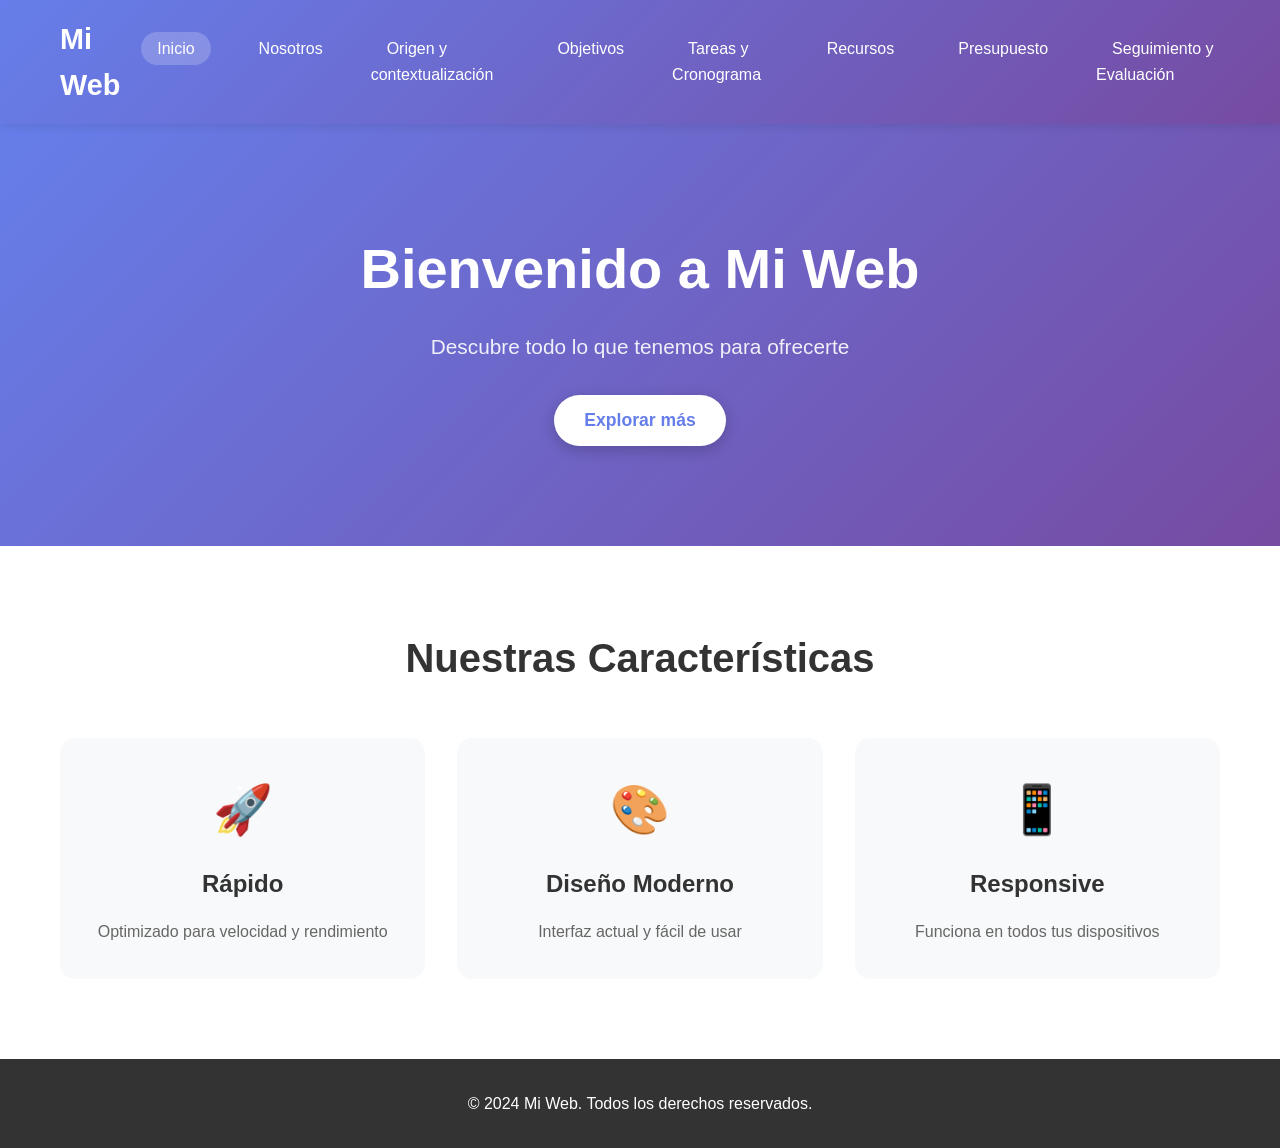
<file: Web/index.html>
<!DOCTYPE html>
<html lang="es">
<head>
    <meta charset="UTF-8">
    <meta name="viewport" content="width=device-width, initial-scale=1.0">
    <title>Mi Web - Página Principal</title>
    <link rel="stylesheet" href="styles.css">
</head>
<body>
    <nav class="navbar">
        <div class="nav-container">
            <div class="nav-logo">
                <h2>Mi Web</h2>
            </div>
        
            <ul class="nav-menu">
                <li class="nav-item">
                    <a href="index.html" class="nav-link active">Inicio</a>
                </li>
                <li class="nav-item">
                    <a href="nosotros.html" class="nav-link">Nosotros</a>
                </li>
                <li class="nav-item">
                    <a href="origen_Contex.html" class="nav-link">Origen y contextualización</a>
                </li>
                <li class="nav-item">
                    <a href="objetivos.html" class="nav-link">Objetivos</a>
                </li>
                <li class="nav-item">
                    <a href="" class="nav-link">Tareas y Cronograma</a>
                </li>
                <li class="nav-item">
                    <a href="" class="nav-link">Recursos</a>
                </li>
                <li class="nav-item">
                    <a href="" class="nav-link">Presupuesto</a>
                </li>
                <li class="nav-item">
                    <a href="" class="nav-link">Seguimiento y Evaluación</a>
                </li>
            </ul>
            <div class="nav-toggle">
                <span class="bar"></span>
                <span class="bar"></span>
                <span class="bar"></span>
            </div>
        </div>
    </nav>

    <main class="main-content">
        <section class="hero">
            <div class="hero-content">
                <h1>Bienvenido a Mi Web</h1>
                <p>Descubre todo lo que tenemos para ofrecerte</p>
                <button class="cta-button">Explorar más</button>
            </div>
        </section>

        <section class="features">
            <div class="container">
                <h2>Nuestras Características</h2>
                <div class="features-grid">
                    <div class="feature-card">
                        <div class="feature-icon">🚀</div>
                        <h3>Rápido</h3>
                        <p>Optimizado para velocidad y rendimiento</p>
                    </div>
                    <div class="feature-card">
                        <div class="feature-icon">🎨</div>
                        <h3>Diseño Moderno</h3>
                        <p>Interfaz actual y fácil de usar</p>
                    </div>
                    <div class="feature-card">
                        <div class="feature-icon">📱</div>
                        <h3>Responsive</h3>
                        <p>Funciona en todos tus dispositivos</p>
                    </div>
                </div>
            </div>
        </section>
    </main>

    <footer class="footer">
        <div class="container">
            <p>&copy; 2024 Mi Web. Todos los derechos reservados.</p>
        </div>
    </footer>

    <script src="script.js"></script>
</body>
</html>
</file>
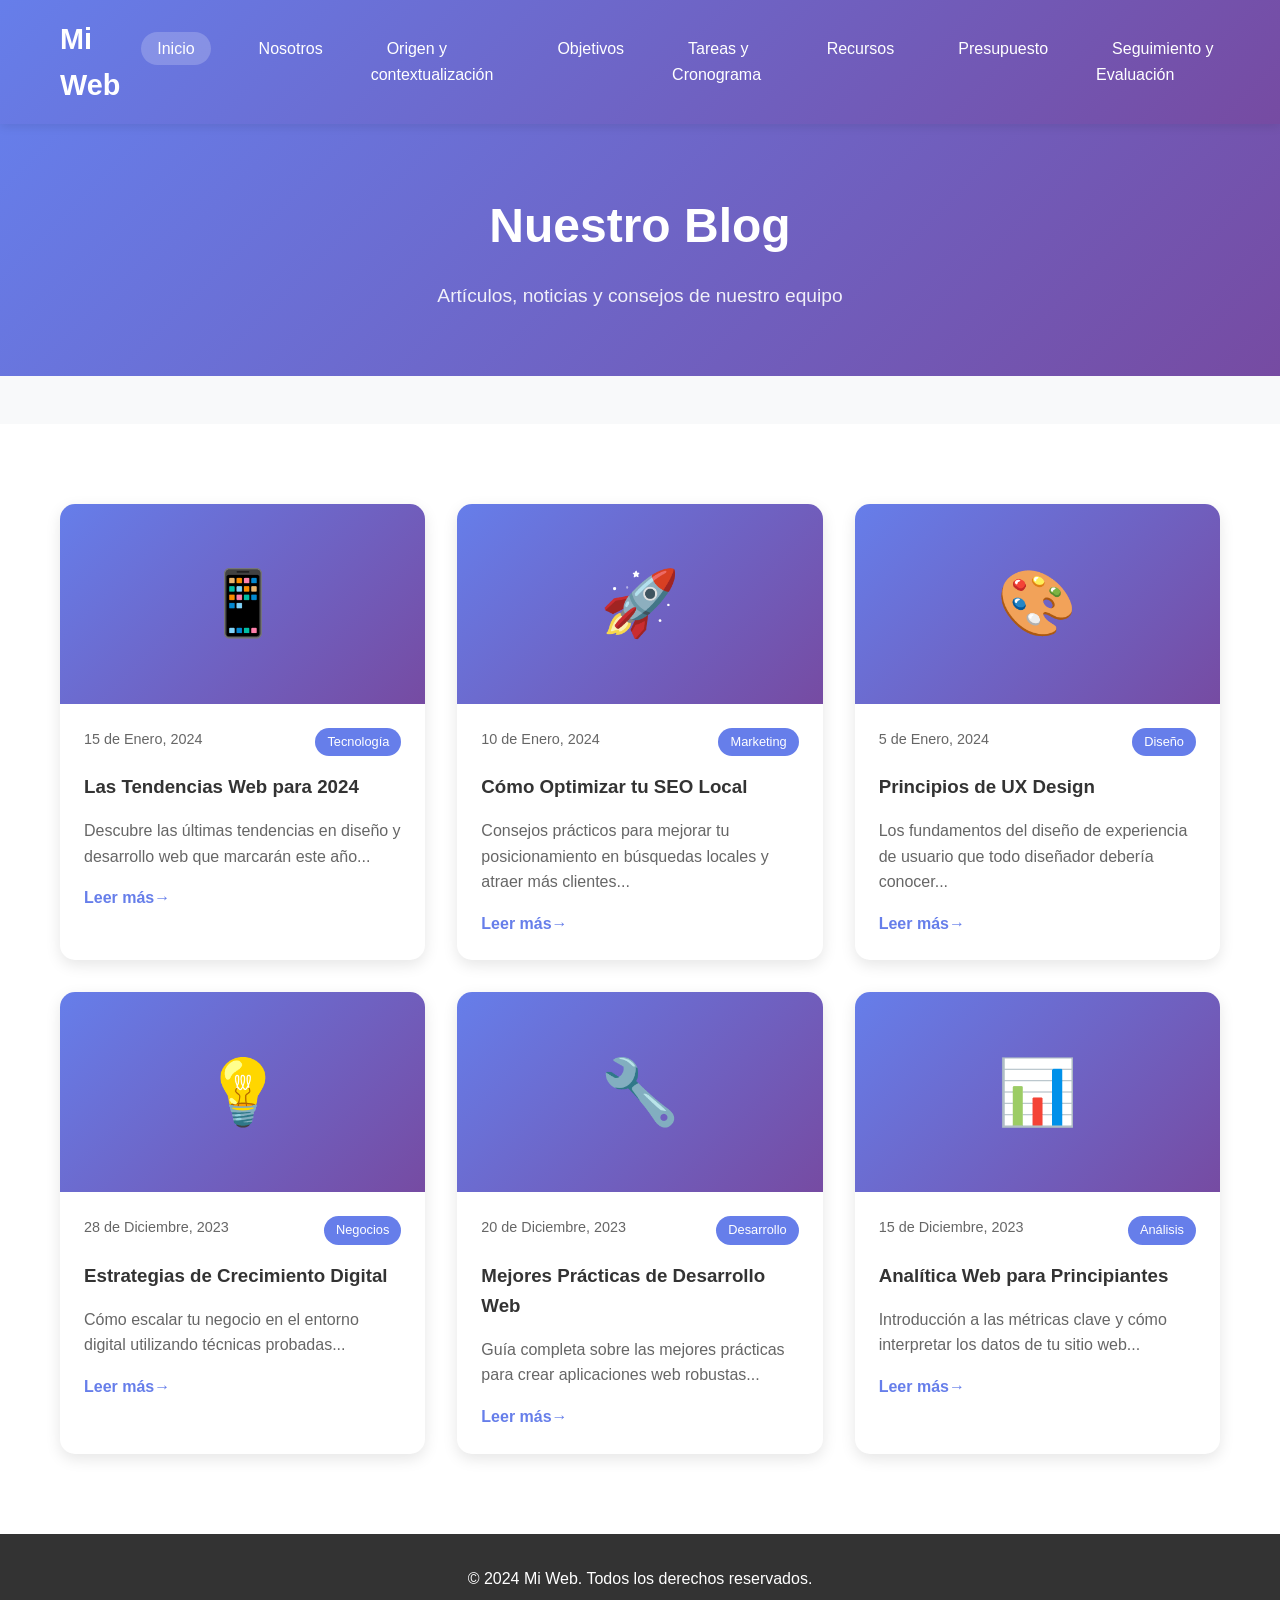
<file: Web/blog.html>
<!DOCTYPE html>
<html lang="es">
<head>
    <meta charset="UTF-8">
    <meta name="viewport" content="width=device-width, initial-scale=1.0">
    <title>Blog - Mi Web</title>
    <link rel="stylesheet" href="styles.css">
</head>
<body>
    <nav class="navbar">
        <div class="nav-container">
            <div class="nav-logo">
                <h2>Mi Web</h2>
            </div>
        
            <ul class="nav-menu">
                <li class="nav-item">
                    <a href="index.html" class="nav-link active">Inicio</a>
                </li>
                <li class="nav-item">
                    <a href="nosotros.html" class="nav-link">Nosotros</a>
                </li>
                <li class="nav-item">
                    <a href="origen_Contex.html" class="nav-link">Origen y contextualización</a>
                </li>
                <li class="nav-item">
                    <a href="objetivos.html" class="nav-link">Objetivos</a>
                </li>
                <li class="nav-item">
                    <a href="" class="nav-link">Tareas y Cronograma</a>
                </li>
                <li class="nav-item">
                    <a href="" class="nav-link">Recursos</a>
                </li>
                <li class="nav-item">
                    <a href="" class="nav-link">Presupuesto</a>
                </li>
                <li class="nav-item">
                    <a href="" class="nav-link">Seguimiento y Evaluación</a>
                </li>
            </ul>
            <div class="nav-toggle">
                <span class="bar"></span>
                <span class="bar"></span>
                <span class="bar"></span>
            </div>
        </div>
    </nav>

    <main class="main-content">
        <section class="page-header">
            <div class="container">
                <h1>Nuestro Blog</h1>
                <p>Artículos, noticias y consejos de nuestro equipo</p>
            </div>
        </section>

        <section class="blog">
            <div class="container">
                <div class="blog-grid">
                    <article class="blog-card">
                        <div class="blog-image">
                            <div class="blog-placeholder">📱</div>
                        </div>
                        <div class="blog-content">
                            <div class="blog-meta">
                                <span class="blog-date">15 de Enero, 2024</span>
                                <span class="blog-category">Tecnología</span>
                            </div>
                            <h3>Las Tendencias Web para 2024</h3>
                            <p>Descubre las últimas tendencias en diseño y desarrollo web que marcarán este año...</p>
                            <a href="#" class="read-more">Leer más</a>
                        </div>
                    </article>

                    <article class="blog-card">
                        <div class="blog-image">
                            <div class="blog-placeholder">🚀</div>
                        </div>
                        <div class="blog-content">
                            <div class="blog-meta">
                                <span class="blog-date">10 de Enero, 2024</span>
                                <span class="blog-category">Marketing</span>
                            </div>
                            <h3>Cómo Optimizar tu SEO Local</h3>
                            <p>Consejos prácticos para mejorar tu posicionamiento en búsquedas locales y atraer más clientes...</p>
                            <a href="#" class="read-more">Leer más</a>
                        </div>
                    </article>

                    <article class="blog-card">
                        <div class="blog-image">
                            <div class="blog-placeholder">🎨</div>
                        </div>
                        <div class="blog-content">
                            <div class="blog-meta">
                                <span class="blog-date">5 de Enero, 2024</span>
                                <span class="blog-category">Diseño</span>
                            </div>
                            <h3>Principios de UX Design</h3>
                            <p>Los fundamentos del diseño de experiencia de usuario que todo diseñador debería conocer...</p>
                            <a href="#" class="read-more">Leer más</a>
                        </div>
                    </article>

                    <article class="blog-card">
                        <div class="blog-image">
                            <div class="blog-placeholder">💡</div>
                        </div>
                        <div class="blog-content">
                            <div class="blog-meta">
                                <span class="blog-date">28 de Diciembre, 2023</span>
                                <span class="blog-category">Negocios</span>
                            </div>
                            <h3>Estrategias de Crecimiento Digital</h3>
                            <p>Cómo escalar tu negocio en el entorno digital utilizando técnicas probadas...</p>
                            <a href="#" class="read-more">Leer más</a>
                        </div>
                    </article>

                    <article class="blog-card">
                        <div class="blog-image">
                            <div class="blog-placeholder">🔧</div>
                        </div>
                        <div class="blog-content">
                            <div class="blog-meta">
                                <span class="blog-date">20 de Diciembre, 2023</span>
                                <span class="blog-category">Desarrollo</span>
                            </div>
                            <h3>Mejores Prácticas de Desarrollo Web</h3>
                            <p>Guía completa sobre las mejores prácticas para crear aplicaciones web robustas...</p>
                            <a href="#" class="read-more">Leer más</a>
                        </div>
                    </article>

                    <article class="blog-card">
                        <div class="blog-image">
                            <div class="blog-placeholder">📊</div>
                        </div>
                        <div class="blog-content">
                            <div class="blog-meta">
                                <span class="blog-date">15 de Diciembre, 2023</span>
                                <span class="blog-category">Análisis</span>
                            </div>
                            <h3>Analítica Web para Principiantes</h3>
                            <p>Introducción a las métricas clave y cómo interpretar los datos de tu sitio web...</p>
                            <a href="#" class="read-more">Leer más</a>
                        </div>
                    </article>
                </div>
            </div>
        </section>
    </main>

    <footer class="footer">
        <div class="container">
            <p>&copy; 2024 Mi Web. Todos los derechos reservados.</p>
        </div>
    </footer>

    <script src="script.js"></script>
</body>
</html>
</file>
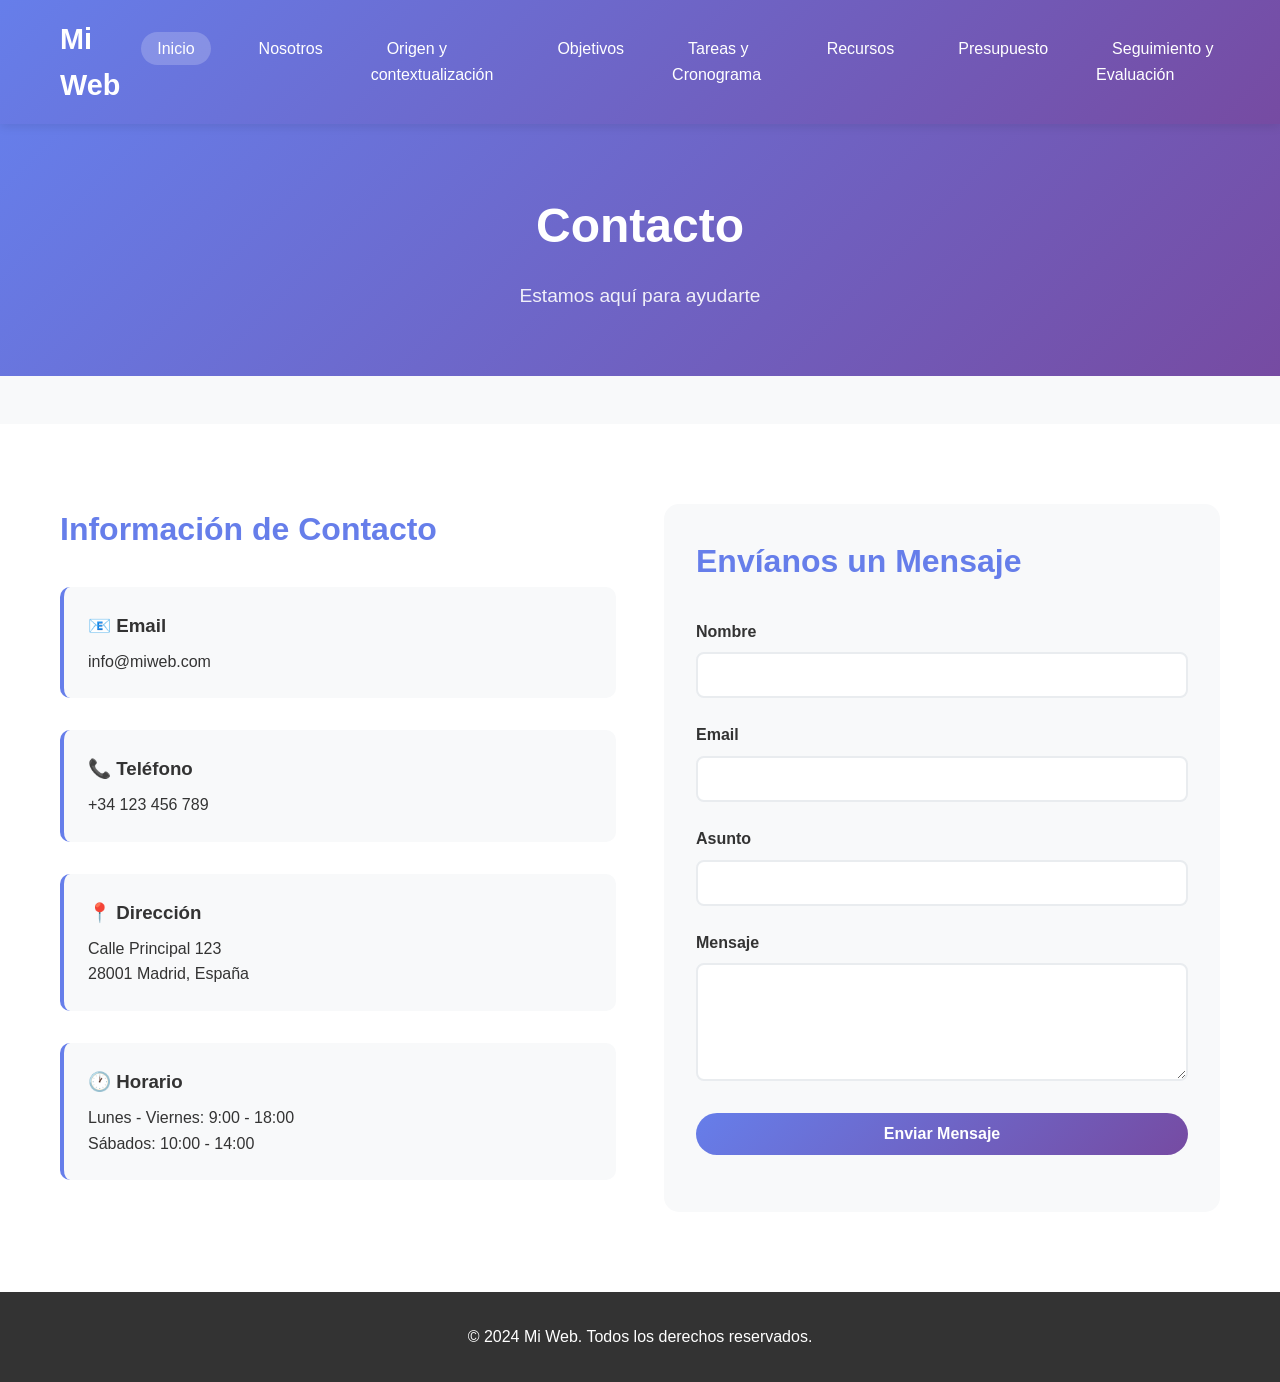
<file: Web/contacto.html>
<!DOCTYPE html>
<html lang="es">
<head>
    <meta charset="UTF-8">
    <meta name="viewport" content="width=device-width, initial-scale=1.0">
    <title>Contacto - Mi Web</title>
    <link rel="stylesheet" href="styles.css">
</head>
<body>
    <nav class="navbar">
        <div class="nav-container">
            <div class="nav-logo">
                <h2>Mi Web</h2>
            </div>
        
            <ul class="nav-menu">
                <li class="nav-item">
                    <a href="index.html" class="nav-link active">Inicio</a>
                </li>
                <li class="nav-item">
                    <a href="nosotros.html" class="nav-link">Nosotros</a>
                </li>
                <li class="nav-item">
                    <a href="origen_Contex.html" class="nav-link">Origen y contextualización</a>
                </li>
                <li class="nav-item">
                    <a href="objetivos.html" class="nav-link">Objetivos</a>
                </li>
                <li class="nav-item">
                    <a href="" class="nav-link">Tareas y Cronograma</a>
                </li>
                <li class="nav-item">
                    <a href="" class="nav-link">Recursos</a>
                </li>
                <li class="nav-item">
                    <a href="" class="nav-link">Presupuesto</a>
                </li>
                <li class="nav-item">
                    <a href="" class="nav-link">Seguimiento y Evaluación</a>
                </li>
            </ul>
            <div class="nav-toggle">
                <span class="bar"></span>
                <span class="bar"></span>
                <span class="bar"></span>
            </div>
        </div>
    </nav>

    <main class="main-content">
        <section class="page-header">
            <div class="container">
                <h1>Contacto</h1>
                <p>Estamos aquí para ayudarte</p>
            </div>
        </section>

        <section class="contact">
            <div class="container">
                <div class="contact-content">
                    <div class="contact-info">
                        <h2>Información de Contacto</h2>
                        <div class="contact-item">
                            <h3>📧 Email</h3>
                            <p>info@miweb.com</p>
                        </div>
                        <div class="contact-item">
                            <h3>📞 Teléfono</h3>
                            <p>+34 123 456 789</p>
                        </div>
                        <div class="contact-item">
                            <h3>📍 Dirección</h3>
                            <p>Calle Principal 123<br>28001 Madrid, España</p>
                        </div>
                        <div class="contact-item">
                            <h3>🕐 Horario</h3>
                            <p>Lunes - Viernes: 9:00 - 18:00<br>Sábados: 10:00 - 14:00</p>
                        </div>
                    </div>
                    
                    <div class="contact-form">
                        <h2>Envíanos un Mensaje</h2>
                        <form id="contactForm">
                            <div class="form-group">
                                <label for="name">Nombre</label>
                                <input type="text" id="name" name="name" required>
                            </div>
                            <div class="form-group">
                                <label for="email">Email</label>
                                <input type="email" id="email" name="email" required>
                            </div>
                            <div class="form-group">
                                <label for="subject">Asunto</label>
                                <input type="text" id="subject" name="subject" required>
                            </div>
                            <div class="form-group">
                                <label for="message">Mensaje</label>
                                <textarea id="message" name="message" rows="5" required></textarea>
                            </div>
                            <button type="submit" class="submit-btn">Enviar Mensaje</button>
                        </form>
                    </div>
                </div>
            </div>
        </section>
    </main>

    <footer class="footer">
        <div class="container">
            <p>&copy; 2024 Mi Web. Todos los derechos reservados.</p>
        </div>
    </footer>

    <script src="script.js"></script>
</body>
</html>
</file>
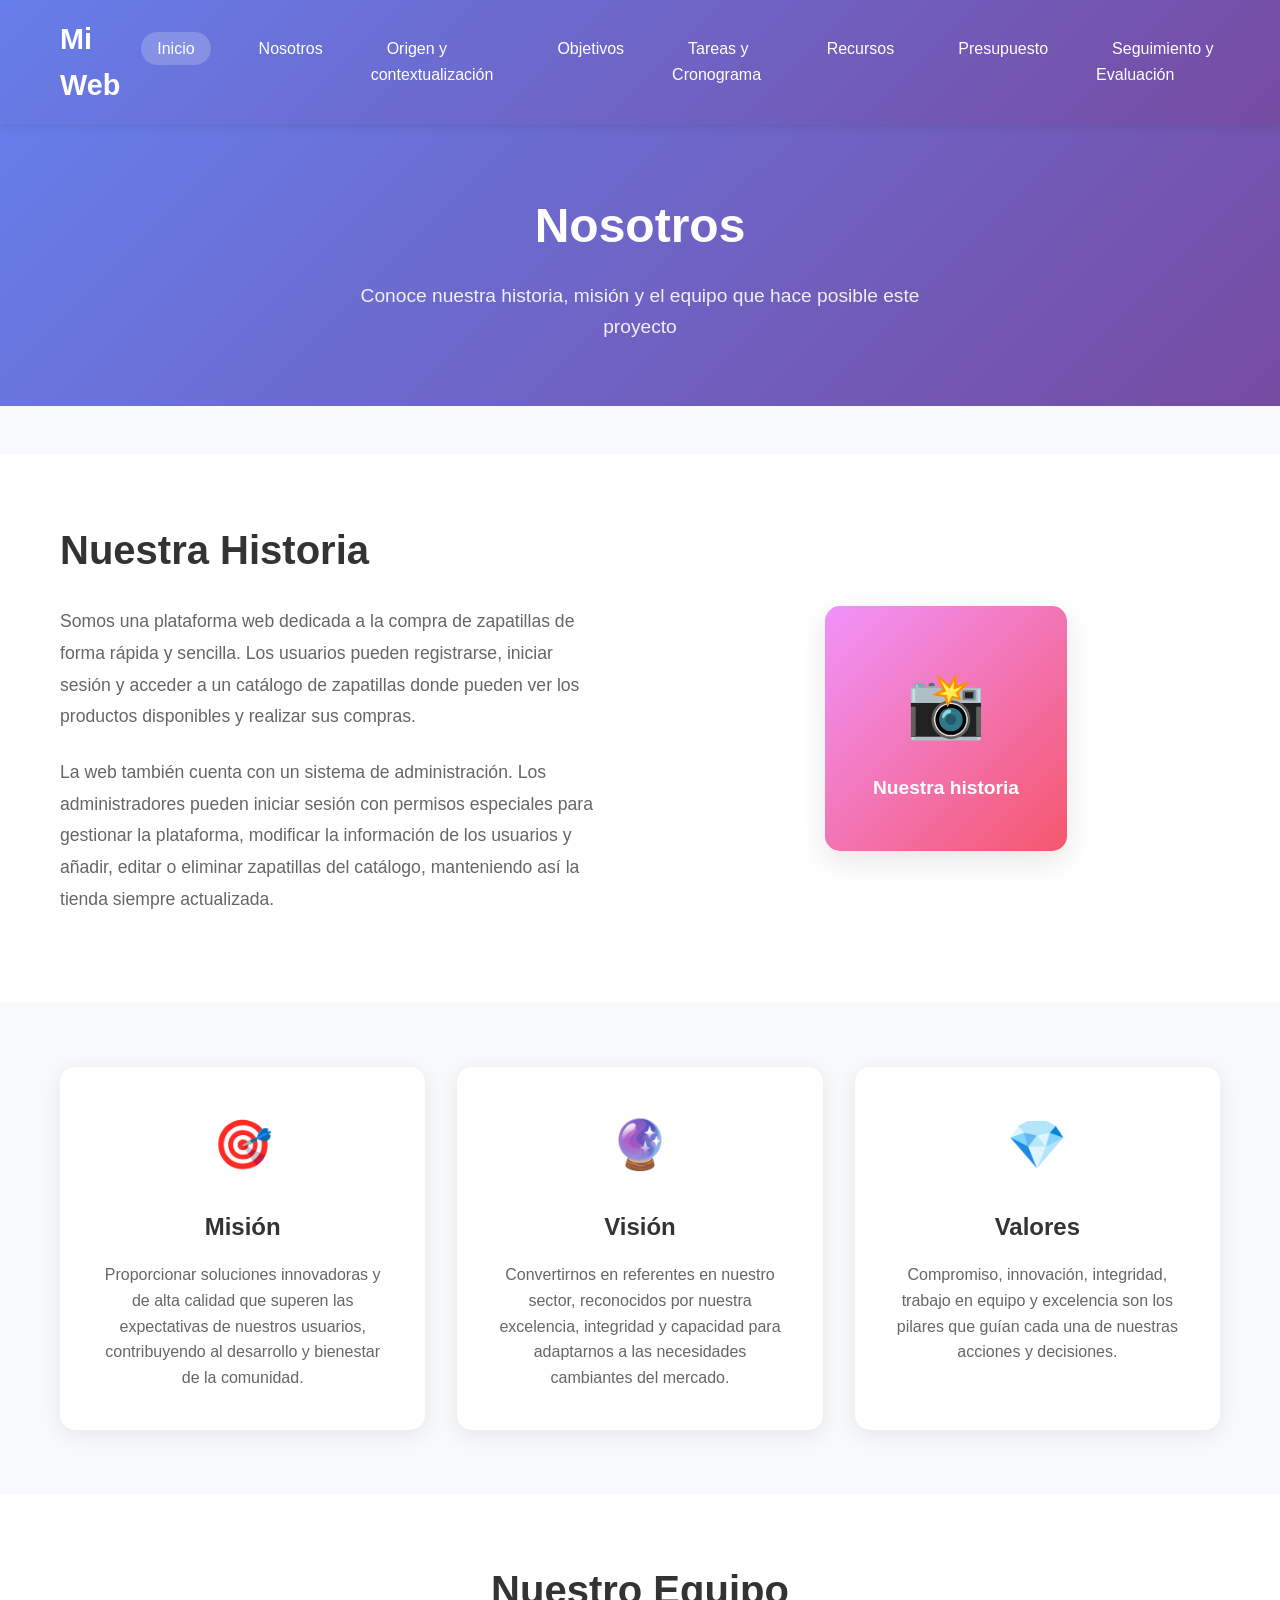
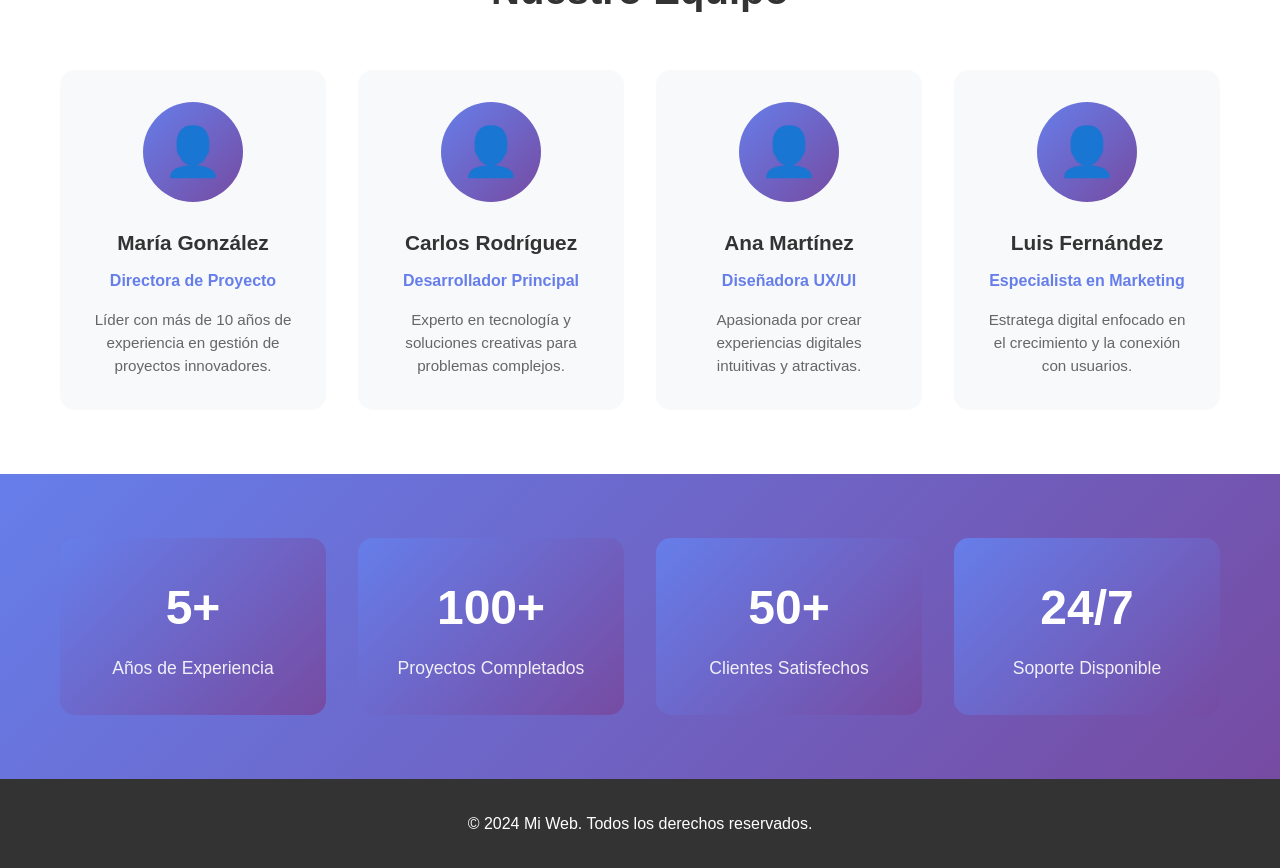
<file: Web/nosotros.html>
<!DOCTYPE html>
<html lang="es">

<head>
    <meta charset="UTF-8">
    <meta name="viewport" content="width=device-width, initial-scale=1.0">
    <title>Nosotros - Mi Web</title>
    <link rel="stylesheet" href="styles.css">
</head>

<body>
   <nav class="navbar">
        <div class="nav-container">
            <div class="nav-logo">
                <h2>Mi Web</h2>
            </div>
        
            <ul class="nav-menu">
                <li class="nav-item">
                    <a href="index.html" class="nav-link active">Inicio</a>
                </li>
                <li class="nav-item">
                    <a href="nosotros.html" class="nav-link">Nosotros</a>
                </li>
                <li class="nav-item">
                    <a href="origen_Contex.html" class="nav-link">Origen y contextualización</a>
                </li>
                <li class="nav-item">
                    <a href="objetivos.html" class="nav-link">Objetivos</a>
                </li>
                <li class="nav-item">
                    <a href="" class="nav-link">Tareas y Cronograma</a>
                </li>
                <li class="nav-item">
                    <a href="" class="nav-link">Recursos</a>
                </li>
                <li class="nav-item">
                    <a href="" class="nav-link">Presupuesto</a>
                </li>
                <li class="nav-item">
                    <a href="" class="nav-link">Seguimiento y Evaluación</a>
                </li>
            </ul>
            <div class="nav-toggle">
                <span class="bar"></span>
                <span class="bar"></span>
                <span class="bar"></span>
            </div>
        </div>
    </nav>

    <main class="main-content">
        <section class="page-header">
            <div class="container">
                <h1>Nosotros</h1>
                <p>Conoce nuestra historia, misión y el equipo que hace posible este proyecto</p>
            </div>
        </section>

        <section class="about-section">
            <div class="container">
                <div class="about-content">
                    <div class="about-text">
                        <h2>Nuestra Historia</h2>
                        <p>
                            Somos una plataforma web dedicada a la compra de zapatillas de forma rápida y sencilla. Los
                            usuarios pueden registrarse, iniciar sesión y acceder a un catálogo de zapatillas donde
                            pueden ver los productos disponibles y realizar sus compras.
                        </p>
                        <p>
                            La web también cuenta con un sistema de administración. Los administradores pueden iniciar
                            sesión con permisos especiales para gestionar la plataforma, modificar la información de los
                            usuarios y añadir, editar o eliminar zapatillas del catálogo, manteniendo así la tienda
                            siempre actualizada.
                        </p>
                    </div>
                    <div class="about-image">
                        <div class="image-placeholder">
                            <div class="placeholder-icon">📸</div>
                            <p>Nuestra historia</p>
                        </div>
                    </div>
                </div>
            </div>
        </section>

        <section class="mission-vision">
            <div class="container">
                <div class="mv-grid">
                    <div class="mv-card">
                        <div class="mv-icon">🎯</div>
                        <h3>Misión</h3>
                        <p>Proporcionar soluciones innovadoras y de alta calidad que superen las expectativas de
                            nuestros usuarios, contribuyendo al desarrollo y bienestar de la comunidad.</p>
                    </div>
                    <div class="mv-card">
                        <div class="mv-icon">🔮</div>
                        <h3>Visión</h3>
                        <p>Convertirnos en referentes en nuestro sector, reconocidos por nuestra excelencia, integridad
                            y capacidad para adaptarnos a las necesidades cambiantes del mercado.</p>
                    </div>
                    <div class="mv-card">
                        <div class="mv-icon">💎</div>
                        <h3>Valores</h3>
                        <p>Compromiso, innovación, integridad, trabajo en equipo y excelencia son los pilares que guían
                            cada una de nuestras acciones y decisiones.</p>
                    </div>
                </div>
            </div>
        </section>

        <section class="team-section">
            <div class="container">
                <h2>Nuestro Equipo</h2>
                <div class="team-grid">
                    <div class="team-member">
                        <div class="member-avatar">
                            <div class="avatar-placeholder">👤</div>
                        </div>
                        <h3>María González</h3>
                        <p class="member-role">Directora de Proyecto</p>
                        <p class="member-description">Líder con más de 10 años de experiencia en gestión de proyectos
                            innovadores.</p>
                    </div>
                    <div class="team-member">
                        <div class="member-avatar">
                            <div class="avatar-placeholder">👤</div>
                        </div>
                        <h3>Carlos Rodríguez</h3>
                        <p class="member-role">Desarrollador Principal</p>
                        <p class="member-description">Experto en tecnología y soluciones creativas para problemas
                            complejos.</p>
                    </div>
                    <div class="team-member">
                        <div class="member-avatar">
                            <div class="avatar-placeholder">👤</div>
                        </div>
                        <h3>Ana Martínez</h3>
                        <p class="member-role">Diseñadora UX/UI</p>
                        <p class="member-description">Apasionada por crear experiencias digitales intuitivas y
                            atractivas.</p>
                    </div>
                    <div class="team-member">
                        <div class="member-avatar">
                            <div class="avatar-placeholder">👤</div>
                        </div>
                        <h3>Luis Fernández</h3>
                        <p class="member-role">Especialista en Marketing</p>
                        <p class="member-description">Estratega digital enfocado en el crecimiento y la conexión con
                            usuarios.</p>
                    </div>
                </div>
            </div>
        </section>

        <section class="stats-section">
            <div class="container">
                <div class="stats-grid">
                    <div class="stat-item">
                        <div class="stat-number">5+</div>
                        <div class="stat-label">Años de Experiencia</div>
                    </div>
                    <div class="stat-item">
                        <div class="stat-number">100+</div>
                        <div class="stat-label">Proyectos Completados</div>
                    </div>
                    <div class="stat-item">
                        <div class="stat-number">50+</div>
                        <div class="stat-label">Clientes Satisfechos</div>
                    </div>
                    <div class="stat-item">
                        <div class="stat-number">24/7</div>
                        <div class="stat-label">Soporte Disponible</div>
                    </div>
                </div>
            </div>
        </section>
    </main>

    <footer class="footer">
        <div class="container">
            <p>&copy; 2024 Mi Web. Todos los derechos reservados.</p>
        </div>
    </footer>

    <script src="script.js"></script>
</body>

</html>
</file>
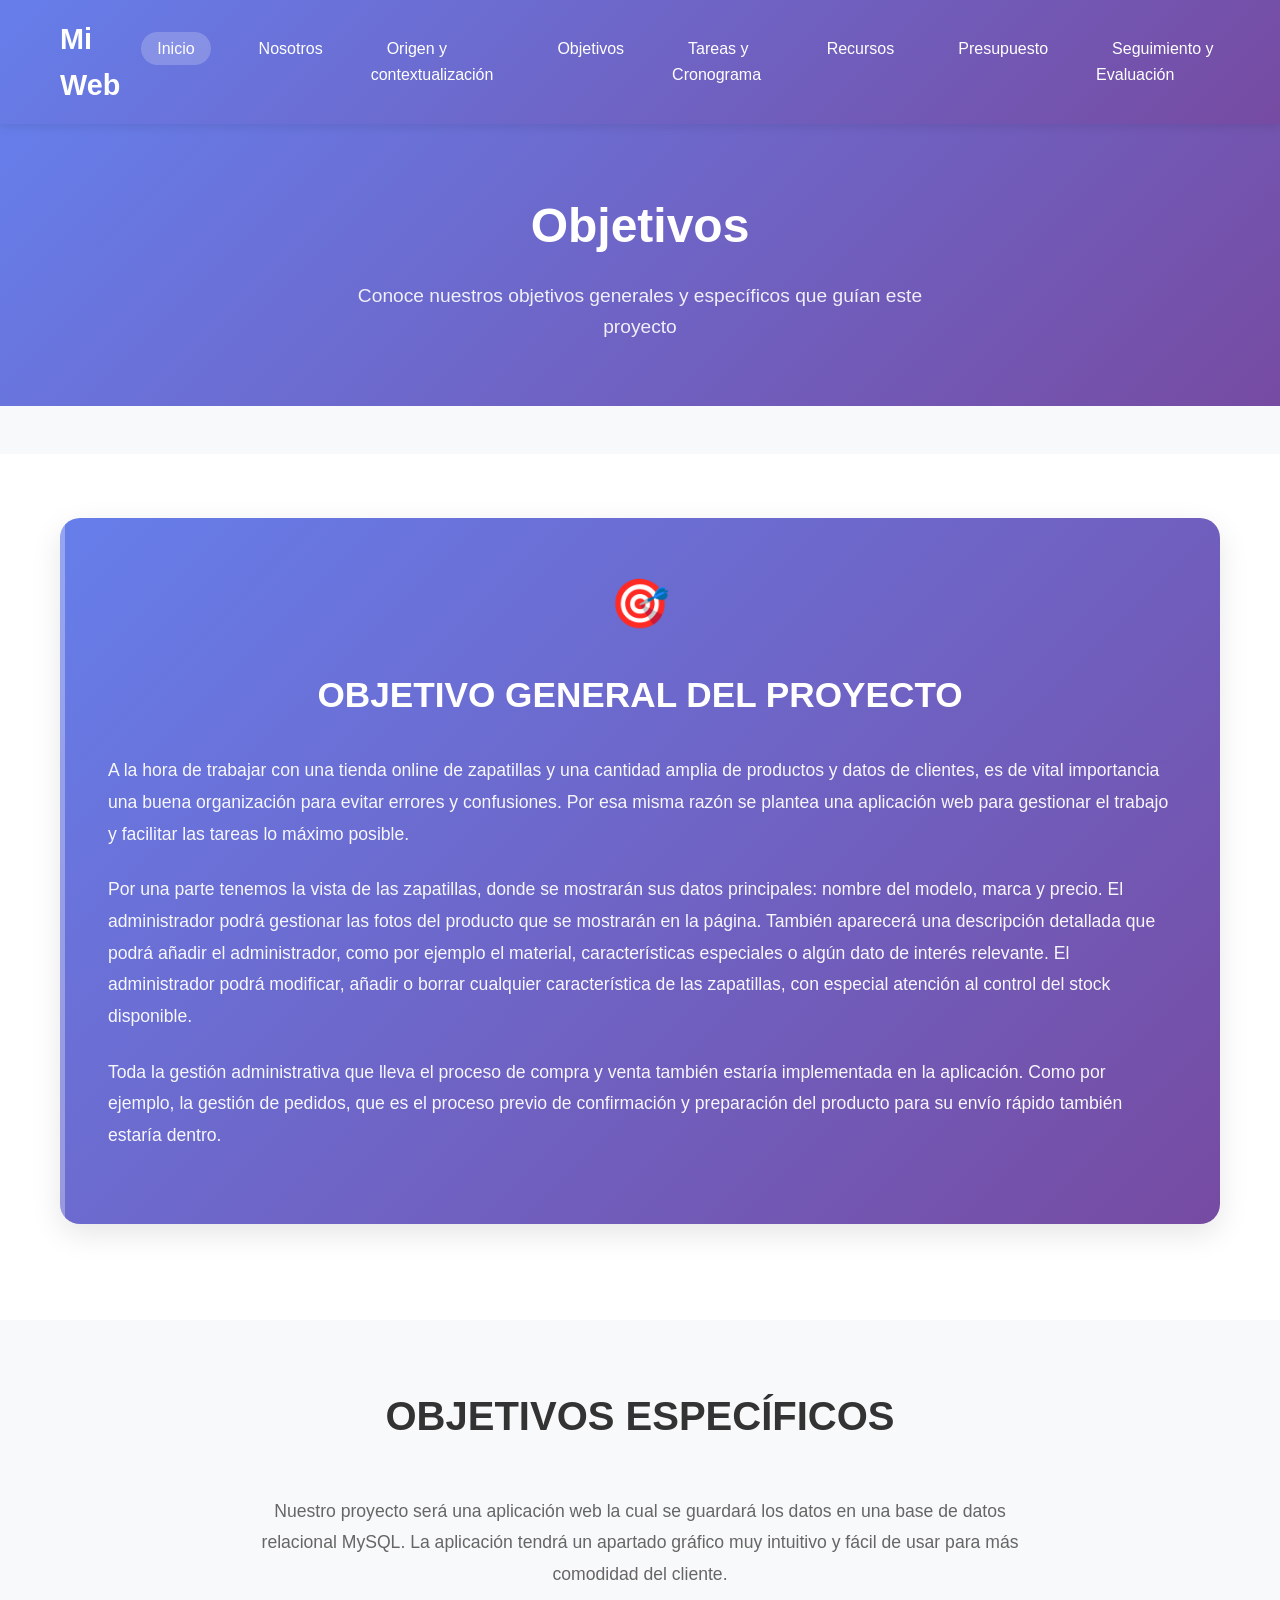
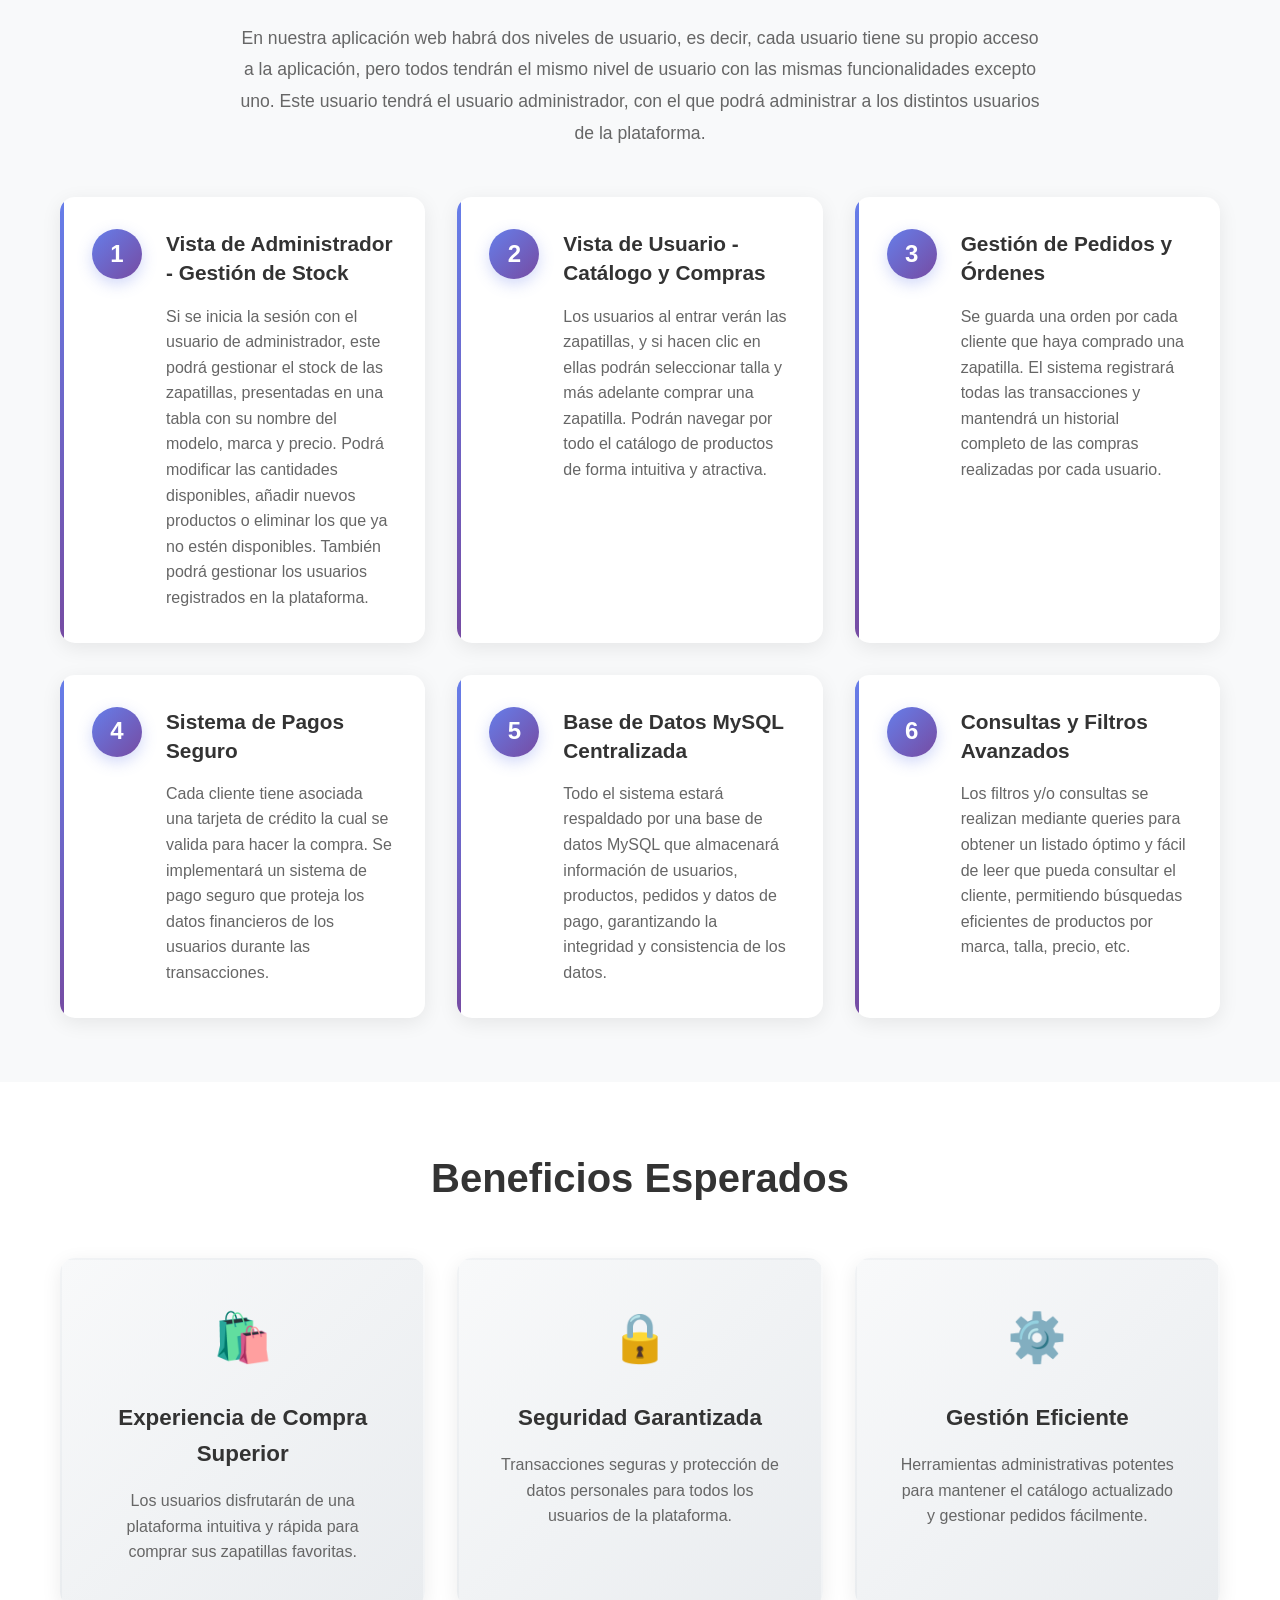
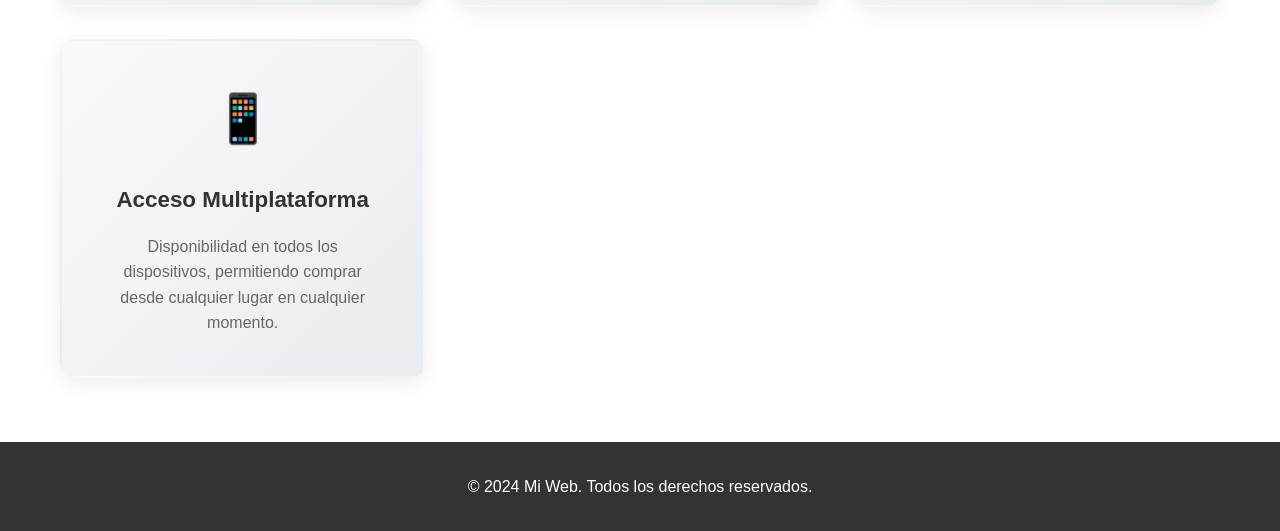
<file: Web/objetivos.html>
<!DOCTYPE html>
<html lang="es">
<head>
    <meta charset="UTF-8">
    <meta name="viewport" content="width=device-width, initial-scale=1.0">
    <title>Objetivos - Mi Web</title>
    <link rel="stylesheet" href="styles.css">
</head>
<body>
    <nav class="navbar">
        <div class="nav-container">
            <div class="nav-logo">
                <h2>Mi Web</h2>
            </div>
        
            <ul class="nav-menu">
                <li class="nav-item">
                    <a href="index.html" class="nav-link active">Inicio</a>
                </li>
                <li class="nav-item">
                    <a href="nosotros.html" class="nav-link">Nosotros</a>
                </li>
                <li class="nav-item">
                    <a href="origen_Contex.html" class="nav-link">Origen y contextualización</a>
                </li>
                <li class="nav-item">
                    <a href="objetivos.html" class="nav-link">Objetivos</a>
                </li>
                <li class="nav-item">
                    <a href="" class="nav-link">Tareas y Cronograma</a>
                </li>
                <li class="nav-item">
                    <a href="" class="nav-link">Recursos</a>
                </li>
                <li class="nav-item">
                    <a href="" class="nav-link">Presupuesto</a>
                </li>
                <li class="nav-item">
                    <a href="" class="nav-link">Seguimiento y Evaluación</a>
                </li>
            </ul>
            <div class="nav-toggle">
                <span class="bar"></span>
                <span class="bar"></span>
                <span class="bar"></span>
            </div>
        </div>
    </nav>

    <main class="main-content">
        <section class="page-header">
            <div class="container">
                <h1>Objetivos</h1>
                <p>Conoce nuestros objetivos generales y específicos que guían este proyecto</p>
            </div>
        </section>

        <section class="objectives-section">
            <div class="container">
                <div class="objective-card general-objective">
                    <div class="objective-icon">🎯</div>
                    <h2>OBJETIVO GENERAL DEL PROYECTO</h2>
                    <p class="objective-description">
                        A la hora de trabajar con una tienda online de zapatillas y una cantidad amplia de productos y datos de clientes, 
                        es de vital importancia una buena organización para evitar errores y confusiones. Por esa misma razón se plantea 
                        una aplicación web para gestionar el trabajo y facilitar las tareas lo máximo posible.
                    </p>
                    <p class="objective-description">
                        Por una parte tenemos la vista de las zapatillas, donde se mostrarán sus datos principales: nombre del modelo, 
                        marca y precio. El administrador podrá gestionar las fotos del producto que se mostrarán en la página. También 
                        aparecerá una descripción detallada que podrá añadir el administrador, como por ejemplo el material, 
                        características especiales o algún dato de interés relevante. El administrador podrá modificar, añadir o 
                        borrar cualquier característica de las zapatillas, con especial atención al control del stock disponible.
                    </p>
                    <p class="objective-description">
                        Toda la gestión administrativa que lleva el proceso de compra y venta también estaría implementada en la aplicación. 
                        Como por ejemplo, la gestión de pedidos, que es el proceso previo de confirmación y preparación del producto para su 
                        envío rápido también estaría dentro.
                    </p>
                </div>
            </div>
        </section>

        <section class="specific-objectives">
            <div class="container">
                <h2>OBJETIVOS ESPECÍFICOS</h2>
                <p class="intro-text">
                    Nuestro proyecto será una aplicación web la cual se guardará los datos en una base de datos relacional MySQL. 
                    La aplicación tendrá un apartado gráfico muy intuitivo y fácil de usar para más comodidad del cliente.
                </p>
                <p class="intro-text">
                    En nuestra aplicación web habrá dos niveles de usuario, es decir, cada usuario tiene su propio acceso a la aplicación, 
                    pero todos tendrán el mismo nivel de usuario con las mismas funcionalidades excepto uno. Este usuario tendrá el usuario 
                    administrador, con el que podrá administrar a los distintos usuarios de la plataforma.
                </p>
                
                <div class="objectives-grid">
                    <div class="objective-item">
                        <div class="objective-number">1</div>
                        <div class="objective-content">
                            <h3>Vista de Administrador - Gestión de Stock</h3>
                            <p>Si se inicia la sesión con el usuario de administrador, este podrá gestionar el stock de las zapatillas, 
                            presentadas en una tabla con su nombre del modelo, marca y precio. Podrá modificar las cantidades disponibles, 
                            añadir nuevos productos o eliminar los que ya no estén disponibles. También podrá gestionar los usuarios 
                            registrados en la plataforma.</p>
                        </div>
                    </div>

                    <div class="objective-item">
                        <div class="objective-number">2</div>
                        <div class="objective-content">
                            <h3>Vista de Usuario - Catálogo y Compras</h3>
                            <p>Los usuarios al entrar verán las zapatillas, y si hacen clic en ellas podrán seleccionar talla y más adelante 
                            comprar una zapatilla. Podrán navegar por todo el catálogo de productos de forma intuitiva y atractiva.</p>
                        </div>
                    </div>

                    <div class="objective-item">
                        <div class="objective-number">3</div>
                        <div class="objective-content">
                            <h3>Gestión de Pedidos y Órdenes</h3>
                            <p>Se guarda una orden por cada cliente que haya comprado una zapatilla. El sistema registrará todas las 
                            transacciones y mantendrá un historial completo de las compras realizadas por cada usuario.</p>
                        </div>
                    </div>

                    <div class="objective-item">
                        <div class="objective-number">4</div>
                        <div class="objective-content">
                            <h3>Sistema de Pagos Seguro</h3>
                            <p>Cada cliente tiene asociada una tarjeta de crédito la cual se valida para hacer la compra. Se implementará 
                            un sistema de pago seguro que proteja los datos financieros de los usuarios durante las transacciones.</p>
                        </div>
                    </div>

                    <div class="objective-item">
                        <div class="objective-number">5</div>
                        <div class="objective-content">
                            <h3>Base de Datos MySQL Centralizada</h3>
                            <p>Todo el sistema estará respaldado por una base de datos MySQL que almacenará información de usuarios, 
                            productos, pedidos y datos de pago, garantizando la integridad y consistencia de los datos.</p>
                        </div>
                    </div>

                    <div class="objective-item">
                        <div class="objective-number">6</div>
                        <div class="objective-content">
                            <h3>Consultas y Filtros Avanzados</h3>
                            <p>Los filtros y/o consultas se realizan mediante queries para obtener un listado óptimo y fácil de leer que 
                            pueda consultar el cliente, permitiendo búsquedas eficientes de productos por marca, talla, precio, etc.</p>
                        </div>
                    </div>
                </div>
            </div>
        </section>

        <section class="benefits-section">
            <div class="container">
                <h2>Beneficios Esperados</h2>
                <div class="benefits-grid">
                    <div class="benefit-card">
                        <div class="benefit-icon">🛍️</div>
                        <h3>Experiencia de Compra Superior</h3>
                        <p>Los usuarios disfrutarán de una plataforma intuitiva y rápida para comprar sus zapatillas favoritas.</p>
                    </div>
                    <div class="benefit-card">
                        <div class="benefit-icon">🔒</div>
                        <h3>Seguridad Garantizada</h3>
                        <p>Transacciones seguras y protección de datos personales para todos los usuarios de la plataforma.</p>
                    </div>
                    <div class="benefit-card">
                        <div class="benefit-icon">⚙️</div>
                        <h3>Gestión Eficiente</h3>
                        <p>Herramientas administrativas potentes para mantener el catálogo actualizado y gestionar pedidos fácilmente.</p>
                    </div>
                    <div class="benefit-card">
                        <div class="benefit-icon">📱</div>
                        <h3>Acceso Multiplataforma</h3>
                        <p>Disponibilidad en todos los dispositivos, permitiendo comprar desde cualquier lugar en cualquier momento.</p>
                    </div>
                </div>
            </div>
        </section>
    </main>

    <footer class="footer">
        <div class="container">
            <p>&copy; 2024 Mi Web. Todos los derechos reservados.</p>
        </div>
    </footer>

    <script src="script.js"></script>
</body>
</html>
</file>
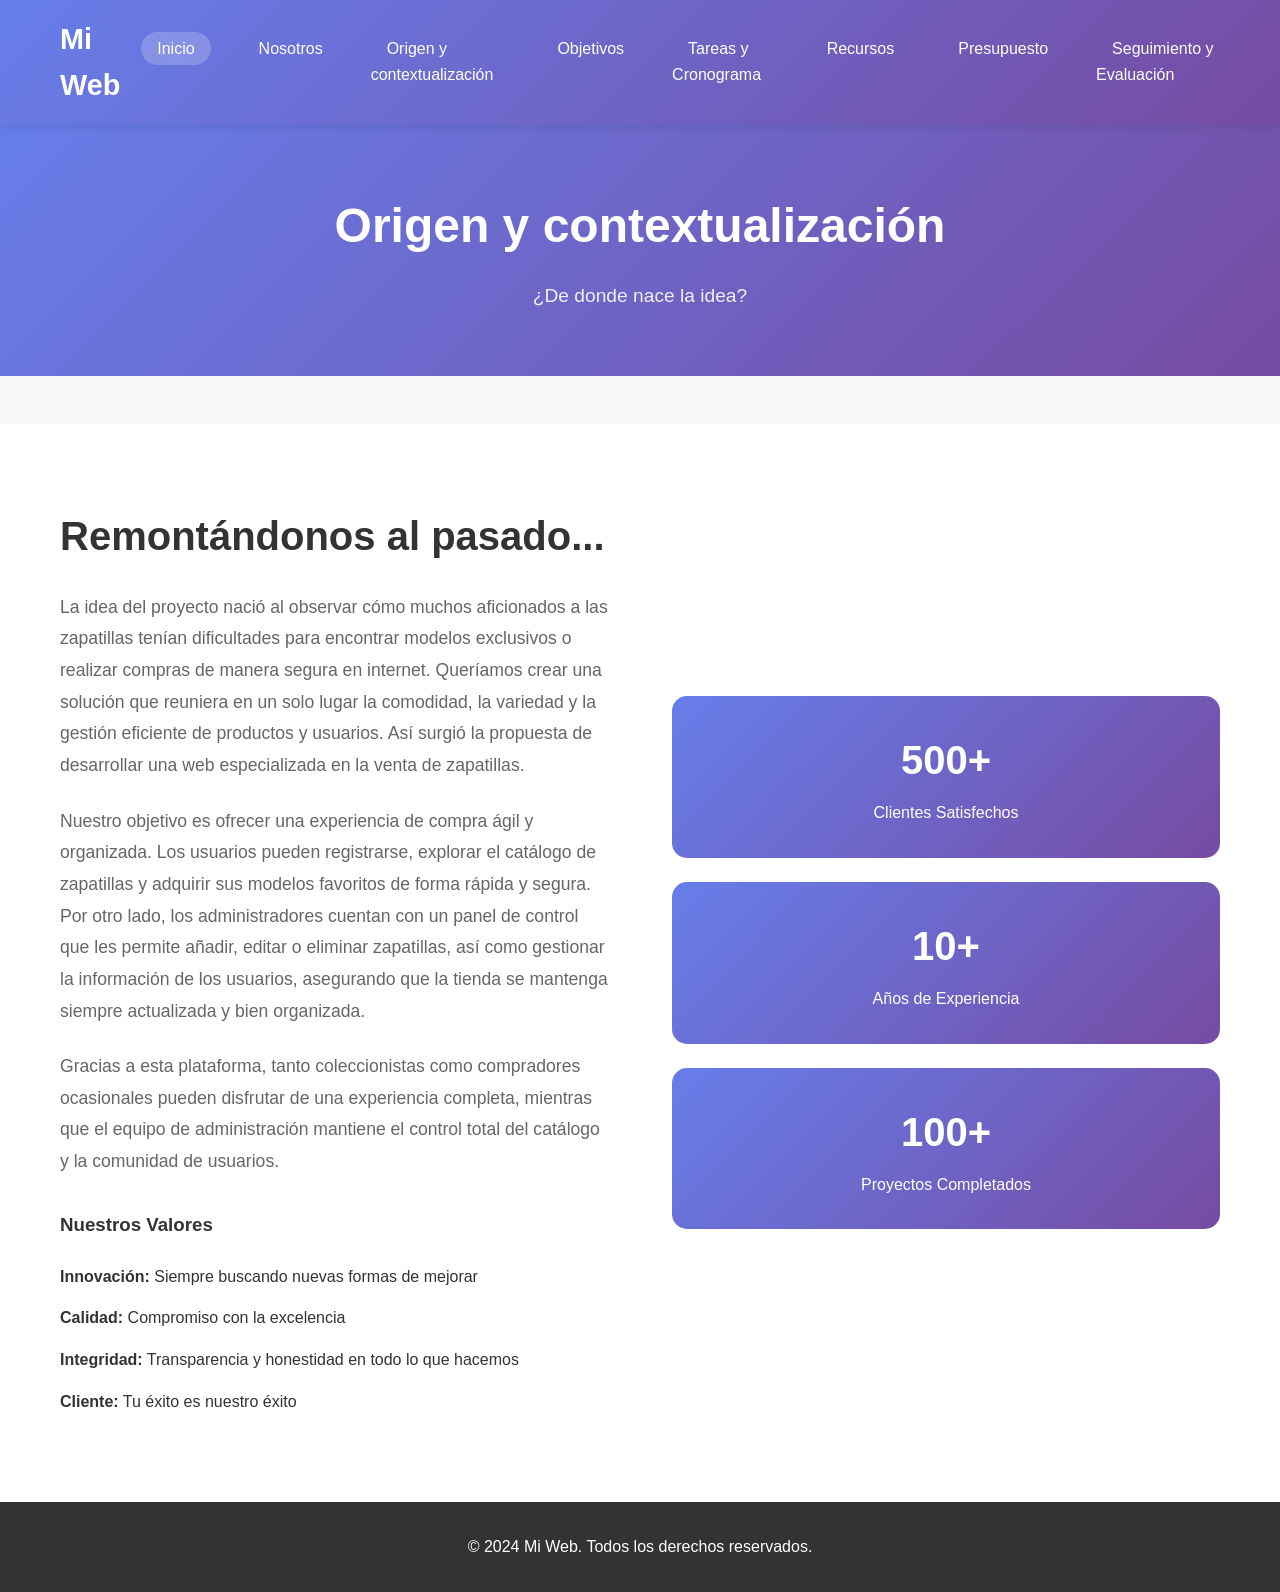
<file: Web/origen_Contex.html>
<!DOCTYPE html>
<html lang="es">

<head>
    <meta charset="UTF-8">
    <meta name="viewport" content="width=device-width, initial-scale=1.0">
    <title>Nosotros - Mi Web</title>
    <link rel="stylesheet" href="styles.css">
</head>

<body>
    <nav class="navbar">
        <div class="nav-container">
            <div class="nav-logo">
                <h2>Mi Web</h2>
            </div>
        
            <ul class="nav-menu">
                <li class="nav-item">
                    <a href="index.html" class="nav-link active">Inicio</a>
                </li>
                <li class="nav-item">
                    <a href="nosotros.html" class="nav-link">Nosotros</a>
                </li>
                <li class="nav-item">
                    <a href="origen_Contex.html" class="nav-link">Origen y contextualización</a>
                </li>
                <li class="nav-item">
                    <a href="objetivos.html" class="nav-link">Objetivos</a>
                </li>
                <li class="nav-item">
                    <a href="" class="nav-link">Tareas y Cronograma</a>
                </li>
                <li class="nav-item">
                    <a href="" class="nav-link">Recursos</a>
                </li>
                <li class="nav-item">
                    <a href="" class="nav-link">Presupuesto</a>
                </li>
                <li class="nav-item">
                    <a href="" class="nav-link">Seguimiento y Evaluación</a>
                </li>
            </ul>
            <div class="nav-toggle">
                <span class="bar"></span>
                <span class="bar"></span>
                <span class="bar"></span>
            </div>
        </div>
    </nav>
    <main class="main-content">
        <section class="page-header">
            <div class="container">
                <h1>Origen y contextualización</h1>
                <p>¿De donde nace la idea?</p>
            </div>
        </section>

        <section class="about">
            <div class="container">
                <div class="about-content">
                    <div class="about-text">
                        <h2>Remontándonos al pasado...</h2>
                        <p>
                            La idea del proyecto nació al observar cómo muchos aficionados a las zapatillas tenían
                            dificultades para encontrar modelos exclusivos o realizar compras de manera segura en
                            internet. Queríamos crear una solución que reuniera en un solo lugar la comodidad, la
                            variedad y la gestión eficiente de productos y usuarios. Así surgió la propuesta de
                            desarrollar una web especializada en la venta de zapatillas.
                        </p>
                        <p>
                            Nuestro objetivo es ofrecer una experiencia de compra ágil y organizada. Los usuarios pueden
                            registrarse, explorar el catálogo de zapatillas y adquirir sus modelos favoritos de forma
                            rápida y segura. Por otro lado, los administradores cuentan con un panel de control que les
                            permite añadir, editar o eliminar zapatillas, así como gestionar la información de los
                            usuarios, asegurando que la tienda se mantenga siempre actualizada y bien organizada.
                        </p>
                        <p>
                            Gracias a esta plataforma, tanto coleccionistas como compradores ocasionales pueden
                            disfrutar de una experiencia completa, mientras que el equipo de administración mantiene el
                            control total del catálogo y la comunidad de usuarios.
                        </p>
                        <h3>Nuestros Valores</h3>
                        <ul>
                            <li><strong>Innovación:</strong> Siempre buscando nuevas formas de mejorar</li>
                            <li><strong>Calidad:</strong> Compromiso con la excelencia</li>
                            <li><strong>Integridad:</strong> Transparencia y honestidad en todo lo que hacemos</li>
                            <li><strong>Cliente:</strong> Tu éxito es nuestro éxito</li>
                        </ul>
                    </div>
                    <div class="about-stats">
                        <div class="stat-item">
                            <h3>500+</h3>
                            <p>Clientes Satisfechos</p>
                        </div>
                        <div class="stat-item">
                            <h3>10+</h3>
                            <p>Años de Experiencia</p>
                        </div>
                        <div class="stat-item">
                            <h3>100+</h3>
                            <p>Proyectos Completados</p>
                        </div>
                    </div>
                </div>
            </div>
        </section>
    </main>

    <footer class="footer">
        <div class="container">
            <p>&copy; 2024 Mi Web. Todos los derechos reservados.</p>
        </div>
    </footer>

    <script src="script.js"></script>
</body>

</html>
</file>
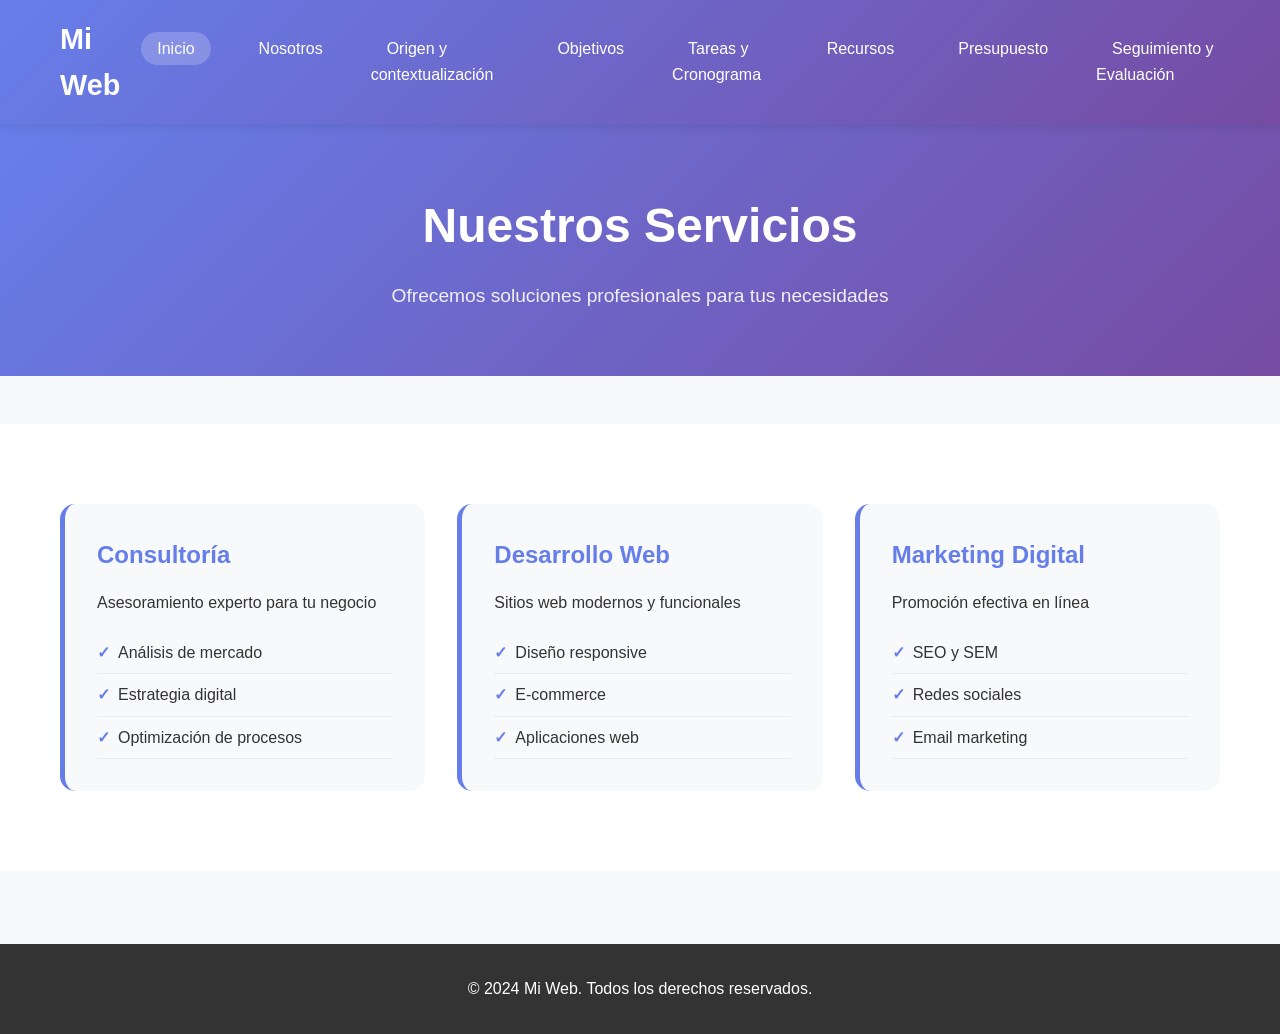
<file: Web/servicios.html>
<!DOCTYPE html>
<html lang="es">
<head>
    <meta charset="UTF-8">
    <meta name="viewport" content="width=device-width, initial-scale=1.0">
    <title>Servicios - Mi Web</title>
    <link rel="stylesheet" href="styles.css">
</head>
<body>
    <nav class="navbar">
        <div class="nav-container">
            <div class="nav-logo">
                <h2>Mi Web</h2>
            </div>
        
            <ul class="nav-menu">
                <li class="nav-item">
                    <a href="index.html" class="nav-link active">Inicio</a>
                </li>
                <li class="nav-item">
                    <a href="nosotros.html" class="nav-link">Nosotros</a>
                </li>
                <li class="nav-item">
                    <a href="origen_Contex.html" class="nav-link">Origen y contextualización</a>
                </li>
                <li class="nav-item">
                    <a href="objetivos.html" class="nav-link">Objetivos</a>
                </li>
                <li class="nav-item">
                    <a href="" class="nav-link">Tareas y Cronograma</a>
                </li>
                <li class="nav-item">
                    <a href="" class="nav-link">Recursos</a>
                </li>
                <li class="nav-item">
                    <a href="" class="nav-link">Presupuesto</a>
                </li>
                <li class="nav-item">
                    <a href="" class="nav-link">Seguimiento y Evaluación</a>
                </li>
            </ul>
            <div class="nav-toggle">
                <span class="bar"></span>
                <span class="bar"></span>
                <span class="bar"></span>
            </div>
        </div>
    </nav>

    <main class="main-content">
        <section class="page-header">
            <div class="container">
                <h1>Nuestros Servicios</h1>
                <p>Ofrecemos soluciones profesionales para tus necesidades</p>
            </div>
        </section>

        <section class="services">
            <div class="container">
                <div class="services-grid">
                    <div class="service-card">
                        <h3>Consultoría</h3>
                        <p>Asesoramiento experto para tu negocio</p>
                        <ul>
                            <li>Análisis de mercado</li>
                            <li>Estrategia digital</li>
                            <li>Optimización de procesos</li>
                        </ul>
                    </div>
                    <div class="service-card">
                        <h3>Desarrollo Web</h3>
                        <p>Sitios web modernos y funcionales</p>
                        <ul>
                            <li>Diseño responsive</li>
                            <li>E-commerce</li>
                            <li>Aplicaciones web</li>
                        </ul>
                    </div>
                    <div class="service-card">
                        <h3>Marketing Digital</h3>
                        <p>Promoción efectiva en línea</p>
                        <ul>
                            <li>SEO y SEM</li>
                            <li>Redes sociales</li>
                            <li>Email marketing</li>
                        </ul>
                    </div>
                </div>
            </div>
        </section>
    </main>

    <footer class="footer">
        <div class="container">
            <p>&copy; 2024 Mi Web. Todos los derechos reservados.</p>
        </div>
    </footer>

    <script src="script.js"></script>
</body>
</html>
</file>
<file: Web/styles.css>
/* Reset y estilos base */
* {
    margin: 0;
    padding: 0;
    box-sizing: border-box;
}

body {
    font-family: 'Segoe UI', Tahoma, Geneva, Verdana, sans-serif;
    line-height: 1.6;
    color: #333;
    background-color: #f8f9fa;
}

.container {
    max-width: 1200px;
    margin: 0 auto;
    padding: 0 20px;
}

/* Navegación */
.navbar {
    background: linear-gradient(135deg, #667eea 0%, #764ba2 100%);
    color: white;
    padding: 1rem 0;
    position: sticky;
    top: 0;
    z-index: 1000;
    box-shadow: 0 2px 10px rgba(0,0,0,0.1);
}

.nav-container {
    max-width: 1200px;
    margin: 0 auto;
    padding: 0 20px;
    display: flex;
    justify-content: space-between;
    align-items: center;
}

.nav-logo h2 {
    font-size: 1.8rem;
    font-weight: 700;
}

.nav-menu {
    display: flex;
    list-style: none;
    gap: 2rem;
}

.nav-link {
    color: white;
    text-decoration: none;
    font-weight: 500;
    padding: 0.5rem 1rem;
    border-radius: 25px;
    transition: all 0.3s ease;
}

.nav-link:hover,
.nav-link.active {
    background: rgba(255,255,255,0.2);
    transform: translateY(-2px);
}

.nav-toggle {
    display: none;
    flex-direction: column;
    cursor: pointer;
}

.bar {
    width: 25px;
    height: 3px;
    background: white;
    margin: 3px 0;
    transition: 0.3s;
}

/* Contenido principal */
.main-content {
    min-height: calc(100vh - 80px);
}

/* Hero section */
.hero {
    background: linear-gradient(135deg, #667eea 0%, #764ba2 100%);
    color: white;
    padding: 100px 0;
    text-align: center;
}

.hero-content h1 {
    font-size: 3.5rem;
    margin-bottom: 1rem;
    animation: fadeInUp 1s ease;
}

.hero-content p {
    font-size: 1.3rem;
    margin-bottom: 2rem;
    opacity: 0.9;
}

.cta-button {
    background: white;
    color: #667eea;
    border: none;
    padding: 15px 30px;
    font-size: 1.1rem;
    font-weight: 600;
    border-radius: 50px;
    cursor: pointer;
    transition: all 0.3s ease;
    box-shadow: 0 4px 15px rgba(0,0,0,0.2);
}

.cta-button:hover {
    transform: translateY(-3px);
    box-shadow: 0 6px 20px rgba(0,0,0,0.3);
}

/* Features section */
.features {
    padding: 80px 0;
    background: white;
}

.features h2 {
    text-align: center;
    font-size: 2.5rem;
    margin-bottom: 3rem;
    color: #333;
}

.features-grid {
    display: grid;
    grid-template-columns: repeat(auto-fit, minmax(300px, 1fr));
    gap: 2rem;
}

.feature-card {
    text-align: center;
    padding: 2rem;
    border-radius: 15px;
    background: #f8f9fa;
    transition: all 0.3s ease;
    border: 2px solid transparent;
}

.feature-card:hover {
    transform: translateY(-10px);
    border-color: #667eea;
    box-shadow: 0 10px 30px rgba(102, 126, 234, 0.1);
}

.feature-icon {
    font-size: 3rem;
    margin-bottom: 1rem;
}

.feature-card h3 {
    font-size: 1.5rem;
    margin-bottom: 1rem;
    color: #333;
}

.feature-card p {
    color: #666;
    line-height: 1.6;
}

/* Page headers */
.page-header {
    background: linear-gradient(135deg, #667eea 0%, #764ba2 100%);
    color: white;
    padding: 80px 0;
    text-align: center;
}

.page-header h1 {
    font-size: 3rem;
    margin-bottom: 1rem;
}

.page-header p {
    font-size: 1.2rem;
    opacity: 0.9;
}

/* Services section */
.services {
    padding: 80px 0;
    background: white;
}

.services-grid {
    display: grid;
    grid-template-columns: repeat(auto-fit, minmax(350px, 1fr));
    gap: 2rem;
}

.service-card {
    background: #f8f9fa;
    padding: 2rem;
    border-radius: 15px;
    border-left: 5px solid #667eea;
    transition: all 0.3s ease;
}

.service-card:hover {
    transform: translateX(10px);
    box-shadow: 0 5px 20px rgba(0,0,0,0.1);
}

.service-card h3 {
    color: #667eea;
    margin-bottom: 1rem;
    font-size: 1.5rem;
}

.service-card ul {
    list-style: none;
    margin-top: 1rem;
}

.service-card li {
    padding: 0.5rem 0;
    border-bottom: 1px solid #e9ecef;
}

.service-card li:before {
    content: "✓";
    color: #667eea;
    font-weight: bold;
    margin-right: 0.5rem;
}

/* About section */
.about {
    padding: 80px 0;
    background: white;
}

.about-content {
    display: grid;
    grid-template-columns: 2fr 1fr;
    gap: 3rem;
    align-items: start;
}

.about-text h2 {
    color: #667eea;
    margin-bottom: 1.5rem;
    font-size: 2rem;
}

.about-text h3 {
    margin-top: 2rem;
    margin-bottom: 1rem;
    color: #333;
}

.about-text ul {
    list-style: none;
}

.about-text li {
    padding: 0.5rem 0;
}

.about-stats {
    display: flex;
    flex-direction: column;
    gap: 1.5rem;
}

.stat-item {
    text-align: center;
    padding: 1.5rem;
    background: linear-gradient(135deg, #667eea 0%, #764ba2 100%);
    color: white;
    border-radius: 15px;
}

.stat-item h3 {
    font-size: 2.5rem;
    margin-bottom: 0.5rem;
}

/* Contact section */
.contact {
    padding: 80px 0;
    background: white;
}

.contact-content {
    display: grid;
    grid-template-columns: 1fr 1fr;
    gap: 3rem;
}

.contact-info h2,
.contact-form h2 {
    color: #667eea;
    margin-bottom: 2rem;
    font-size: 2rem;
}

.contact-item {
    margin-bottom: 2rem;
    padding: 1.5rem;
    background: #f8f9fa;
    border-radius: 10px;
    border-left: 4px solid #667eea;
}

.contact-item h3 {
    margin-bottom: 0.5rem;
    color: #333;
}

.contact-form {
    background: #f8f9fa;
    padding: 2rem;
    border-radius: 15px;
}

.form-group {
    margin-bottom: 1.5rem;
}

.form-group label {
    display: block;
    margin-bottom: 0.5rem;
    font-weight: 600;
    color: #333;
}

.form-group input,
.form-group textarea {
    width: 100%;
    padding: 12px;
    border: 2px solid #e9ecef;
    border-radius: 8px;
    font-size: 1rem;
    transition: border-color 0.3s ease;
}

.form-group input:focus,
.form-group textarea:focus {
    outline: none;
    border-color: #667eea;
}

.submit-btn {
    background: linear-gradient(135deg, #667eea 0%, #764ba2 100%);
    color: white;
    border: none;
    padding: 12px 30px;
    font-size: 1rem;
    font-weight: 600;
    border-radius: 25px;
    cursor: pointer;
    transition: all 0.3s ease;
    width: 100%;
}

.submit-btn:hover {
    transform: translateY(-2px);
    box-shadow: 0 5px 15px rgba(102, 126, 234, 0.3);
}

/* Blog section */
.blog {
    padding: 80px 0;
    background: white;
}

.blog-grid {
    display: grid;
    grid-template-columns: repeat(auto-fit, minmax(350px, 1fr));
    gap: 2rem;
}

.blog-card {
    background: white;
    border-radius: 15px;
    overflow: hidden;
    box-shadow: 0 5px 15px rgba(0,0,0,0.1);
    transition: all 0.3s ease;
}

.blog-card:hover {
    transform: translateY(-5px);
    box-shadow: 0 10px 25px rgba(0,0,0,0.15);
}

.blog-image {
    height: 200px;
    background: linear-gradient(135deg, #667eea 0%, #764ba2 100%);
    display: flex;
    align-items: center;
    justify-content: center;
}

.blog-placeholder {
    font-size: 4rem;
    color: white;
}

.blog-content {
    padding: 1.5rem;
}

.blog-meta {
    display: flex;
    justify-content: space-between;
    margin-bottom: 1rem;
    font-size: 0.9rem;
}

.blog-date {
    color: #666;
}

.blog-category {
    background: #667eea;
    color: white;
    padding: 0.25rem 0.75rem;
    border-radius: 15px;
    font-size: 0.8rem;
}

.blog-card h3 {
    margin-bottom: 1rem;
    color: #333;
}

.blog-card p {
    color: #666;
    margin-bottom: 1rem;
    line-height: 1.6;
}

.read-more {
    color: #667eea;
    text-decoration: none;
    font-weight: 600;
    display: inline-flex;
    align-items: center;
    transition: all 0.3s ease;
}

.read-more:hover {
    transform: translateX(5px);
}

.read-more:after {
    content: " →";
}

/* Footer */
.footer {
    background: #333;
    color: white;
    text-align: center;
    padding: 2rem 0;
    margin-top: auto;
}

/* Animaciones */
@keyframes fadeInUp {
    from {
        opacity: 0;
        transform: translateY(30px);
    }
    to {
        opacity: 1;
        transform: translateY(0);
    }
}

/* Responsive */
@media (max-width: 768px) {
    .nav-menu {
        position: fixed;
        left: -100%;
        top: 70px;
        flex-direction: column;
        background: linear-gradient(135deg, #667eea 0%, #764ba2 100%);
        width: 100%;
        text-align: center;
        transition: 0.3s;
        box-shadow: 0 10px 27px rgba(0,0,0,0.05);
        padding: 2rem 0;
    }

    .nav-menu.active {
        left: 0;
    }

    .nav-toggle {
        display: flex;
    }

    .nav-toggle.active .bar:nth-child(2) {
        opacity: 0;
    }

    .nav-toggle.active .bar:nth-child(1) {
        transform: translateY(8px) rotate(45deg);
    }

    .nav-toggle.active .bar:nth-child(3) {
        transform: translateY(-8px) rotate(-45deg);
    }

    .hero-content h1 {
        font-size: 2.5rem;
    }

    .page-header h1 {
        font-size: 2.5rem;
    }

    .about-content {
        grid-template-columns: 1fr;
    }

    .contact-content {
        grid-template-columns: 1fr;
    }

    .about-stats {
        flex-direction: row;
        justify-content: space-around;
    }

    .stat-item {
        flex: 1;
        margin: 0 0.5rem;
    }
}

@media (max-width: 480px) {
    .hero-content h1 {
        font-size: 2rem;
    }

    .features-grid,
    .services-grid,
    .blog-grid {
        grid-template-columns: 1fr;
    }

    .about-stats {
        flex-direction: column;
    }

    .stat-item {
        margin: 0.5rem 0;
    }
}

/* Estilos para página Nosotros */
.page-header {
    background: linear-gradient(135deg, #667eea 0%, #764ba2 100%);
    color: white;
    text-align: center;
    padding: 4rem 0;
    margin-bottom: 3rem;
}

.page-header h1 {
    font-size: 3rem;
    margin-bottom: 1rem;
    font-weight: 700;
}

.page-header p {
    font-size: 1.2rem;
    opacity: 0.9;
    max-width: 600px;
    margin: 0 auto;
}

.about-section {
    padding: 4rem 0;
    background: white;
}

.about-content {
    display: grid;
    grid-template-columns: 1fr 1fr;
    gap: 4rem;
    align-items: center;
}

.about-text h2 {
    font-size: 2.5rem;
    color: #333;
    margin-bottom: 1.5rem;
}

.about-text p {
    font-size: 1.1rem;
    line-height: 1.8;
    color: #666;
    margin-bottom: 1.5rem;
}

.about-image {
    display: flex;
    justify-content: center;
    align-items: center;
}

.image-placeholder {
    background: linear-gradient(135deg, #f093fb 0%, #f5576c 100%);
    border-radius: 15px;
    padding: 3rem;
    text-align: center;
    color: white;
    box-shadow: 0 10px 30px rgba(0,0,0,0.1);
}

.placeholder-icon {
    font-size: 4rem;
    margin-bottom: 1rem;
}

.image-placeholder p {
    font-size: 1.2rem;
    font-weight: 600;
}

.mission-vision {
    padding: 4rem 0;
    background: #f8f9fa;
}

.mv-grid {
    display: grid;
    grid-template-columns: repeat(3, 1fr);
    gap: 2rem;
}

.mv-card {
    background: white;
    padding: 2.5rem;
    border-radius: 15px;
    text-align: center;
    box-shadow: 0 5px 20px rgba(0,0,0,0.08);
    transition: transform 0.3s ease, box-shadow 0.3s ease;
}

.mv-card:hover {
    transform: translateY(-10px);
    box-shadow: 0 15px 40px rgba(0,0,0,0.15);
}

.mv-icon {
    font-size: 3rem;
    margin-bottom: 1.5rem;
}

.mv-card h3 {
    font-size: 1.5rem;
    color: #333;
    margin-bottom: 1rem;
}

.mv-card p {
    color: #666;
    line-height: 1.6;
}

.team-section {
    padding: 4rem 0;
    background: white;
}

.team-section h2 {
    text-align: center;
    font-size: 2.5rem;
    color: #333;
    margin-bottom: 3rem;
}

.team-grid {
    display: grid;
    grid-template-columns: repeat(4, 1fr);
    gap: 2rem;
}

.team-member {
    text-align: center;
    padding: 2rem;
    border-radius: 15px;
    background: #f8f9fa;
    transition: transform 0.3s ease;
}

.team-member:hover {
    transform: translateY(-5px);
}

.member-avatar {
    margin-bottom: 1.5rem;
}

.avatar-placeholder {
    width: 100px;
    height: 100px;
    background: linear-gradient(135deg, #667eea 0%, #764ba2 100%);
    border-radius: 50%;
    display: flex;
    align-items: center;
    justify-content: center;
    margin: 0 auto;
    font-size: 3rem;
    color: white;
}

.team-member h3 {
    font-size: 1.3rem;
    color: #333;
    margin-bottom: 0.5rem;
}

.member-role {
    color: #667eea;
    font-weight: 600;
    margin-bottom: 1rem;
}

.member-description {
    color: #666;
    font-size: 0.95rem;
    line-height: 1.5;
}

.stats-section {
    padding: 4rem 0;
    background: linear-gradient(135deg, #667eea 0%, #764ba2 100%);
    color: white;
}

.stats-grid {
    display: grid;
    grid-template-columns: repeat(4, 1fr);
    gap: 2rem;
    text-align: center;
}

.stat-item {
    padding: 2rem;
}

.stat-number {
    font-size: 3rem;
    font-weight: 700;
    margin-bottom: 0.5rem;
}

.stat-label {
    font-size: 1.1rem;
    opacity: 0.9;
}

/* Responsive Design para página Nosotros */
@media (max-width: 992px) {
    .about-content {
        grid-template-columns: 1fr;
        gap: 2rem;
    }
    
    .mv-grid {
        grid-template-columns: 1fr;
    }
    
    .team-grid {
        grid-template-columns: repeat(2, 1fr);
    }
    
    .stats-grid {
        grid-template-columns: repeat(2, 1fr);
    }
}

@media (max-width: 768px) {
    .page-header h1 {
        font-size: 2rem;
    }
    
    .page-header p {
        font-size: 1rem;
    }
    
    .about-text h2 {
        font-size: 2rem;
    }
    
    .team-grid {
        grid-template-columns: 1fr;
    }
    
    .stats-grid {
        grid-template-columns: 1fr;
    }
    
    .mv-card {
        padding: 2rem;
    }
}

/* Estilos para página de Objetivos */
.objectives-section {
    padding: 4rem 0;
    background: white;
}

.objective-card {
    background: linear-gradient(135deg, #f8f9fa 0%, #e9ecef 100%);
    padding: 3rem;
    border-radius: 20px;
    box-shadow: 0 10px 30px rgba(0,0,0,0.1);
    margin-bottom: 2rem;
    position: relative;
    overflow: hidden;
    transition: transform 0.3s ease, box-shadow 0.3s ease;
}

.objective-card:hover {
    transform: translateY(-5px);
    box-shadow: 0 15px 40px rgba(0,0,0,0.15);
}

.objective-card::before {
    content: '';
    position: absolute;
    top: 0;
    left: 0;
    width: 5px;
    height: 100%;
    background: linear-gradient(135deg, #667eea 0%, #764ba2 100%);
}

.general-objective {
    background: linear-gradient(135deg, #667eea 0%, #764ba2 100%);
    color: white;
}

.general-objective::before {
    background: rgba(255,255,255,0.3);
}

.objective-icon {
    font-size: 3rem;
    margin-bottom: 1.5rem;
    text-align: center;
}

.objective-card h2 {
    font-size: 2.2rem;
    margin-bottom: 2rem;
    text-align: center;
    font-weight: 700;
}

.objective-description {
    font-size: 1.1rem;
    line-height: 1.8;
    margin-bottom: 1.5rem;
    opacity: 0.95;
}

.general-objective .objective-description {
    opacity: 0.95;
}

.specific-objectives {
    padding: 4rem 0;
    background: #f8f9fa;
}

.specific-objectives h2 {
    text-align: center;
    font-size: 2.5rem;
    color: #333;
    margin-bottom: 3rem;
    font-weight: 700;
}

.intro-text {
    font-size: 1.1rem;
    line-height: 1.8;
    color: #666;
    margin-bottom: 2rem;
    text-align: center;
    max-width: 800px;
    margin-left: auto;
    margin-right: auto;
}

.objectives-grid {
    display: grid;
    grid-template-columns: repeat(auto-fit, minmax(350px, 1fr));
    gap: 2rem;
    margin-top: 3rem;
}

.objective-item {
    background: white;
    border-radius: 15px;
    padding: 2rem;
    box-shadow: 0 5px 20px rgba(0,0,0,0.08);
    transition: all 0.3s ease;
    position: relative;
    overflow: hidden;
    display: flex;
    align-items: flex-start;
    gap: 1.5rem;
}

.objective-item:hover {
    transform: translateY(-8px);
    box-shadow: 0 15px 40px rgba(102, 126, 234, 0.15);
}

.objective-item::before {
    content: '';
    position: absolute;
    top: 0;
    left: 0;
    width: 4px;
    height: 100%;
    background: linear-gradient(135deg, #667eea 0%, #764ba2 100%);
}

.objective-number {
    background: linear-gradient(135deg, #667eea 0%, #764ba2 100%);
    color: white;
    width: 50px;
    height: 50px;
    border-radius: 50%;
    display: flex;
    align-items: center;
    justify-content: center;
    font-size: 1.5rem;
    font-weight: 700;
    flex-shrink: 0;
    box-shadow: 0 5px 15px rgba(102, 126, 234, 0.3);
}

.objective-content {
    flex: 1;
}

.objective-content h3 {
    font-size: 1.3rem;
    color: #333;
    margin-bottom: 1rem;
    font-weight: 600;
    line-height: 1.4;
}

.objective-content p {
    color: #666;
    line-height: 1.6;
    font-size: 1rem;
}

.benefits-section {
    padding: 4rem 0;
    background: white;
}

.benefits-section h2 {
    text-align: center;
    font-size: 2.5rem;
    color: #333;
    margin-bottom: 3rem;
    font-weight: 700;
}

.benefits-grid {
    display: grid;
    grid-template-columns: repeat(auto-fit, minmax(280px, 1fr));
    gap: 2rem;
}

.benefit-card {
    background: linear-gradient(135deg, #f8f9fa 0%, #e9ecef 100%);
    padding: 2.5rem;
    border-radius: 15px;
    text-align: center;
    box-shadow: 0 5px 20px rgba(0,0,0,0.08);
    transition: all 0.3s ease;
    border: 2px solid transparent;
}

.benefit-card:hover {
    transform: translateY(-10px);
    border-color: #667eea;
    box-shadow: 0 15px 40px rgba(102, 126, 234, 0.15);
}

.benefit-icon {
    font-size: 3rem;
    margin-bottom: 1.5rem;
}

.benefit-card h3 {
    font-size: 1.4rem;
    color: #333;
    margin-bottom: 1rem;
    font-weight: 600;
}

.benefit-card p {
    color: #666;
    line-height: 1.6;
    font-size: 1rem;
}

/* Responsive Design para página de Objetivos */
@media (max-width: 992px) {
    .objectives-grid {
        grid-template-columns: repeat(auto-fit, minmax(300px, 1fr));
    }
    
    .benefits-grid {
        grid-template-columns: repeat(auto-fit, minmax(250px, 1fr));
    }
}

@media (max-width: 768px) {
    .objective-card {
        padding: 2rem;
    }
    
    .objective-card h2 {
        font-size: 1.8rem;
    }
    
    .specific-objectives h2,
    .benefits-section h2 {
        font-size: 2rem;
    }
    
    .objectives-grid {
        grid-template-columns: 1fr;
    }
    
    .benefits-grid {
        grid-template-columns: repeat(auto-fit, minmax(200px, 1fr));
    }
    
    .objective-item {
        padding: 1.5rem;
    }
    
    .objective-number {
        width: 40px;
        height: 40px;
        font-size: 1.2rem;
    }
    
    .objective-content h3 {
        font-size: 1.2rem;
    }
}

@media (max-width: 576px) {
    .objectives-section,
    .specific-objectives,
    .benefits-section {
        padding: 2rem 0;
    }
    
    .objective-card {
        padding: 1.5rem;
    }
    
    .objective-card h2 {
        font-size: 1.6rem;
    }
    
    .specific-objectives h2,
    .benefits-section h2 {
        font-size: 1.8rem;
    }
    
    .objective-item {
        flex-direction: column;
        text-align: center;
        padding: 1.5rem;
    }
    
    .objective-number {
        margin: 0 auto 1rem;
    }
    
    .benefit-card {
        padding: 2rem;
    }
}

@media (max-width: 576px) {
    .page-header {
        padding: 2rem 0;
    }
    
    .about-section,
    .mission-vision,
    .team-section,
    .stats-section {
        padding: 2rem 0;
    }
    
    .team-member {
        padding: 1.5rem;
    }
    
    .stat-number {
        font-size: 2.5rem;
    }
}
</file>
